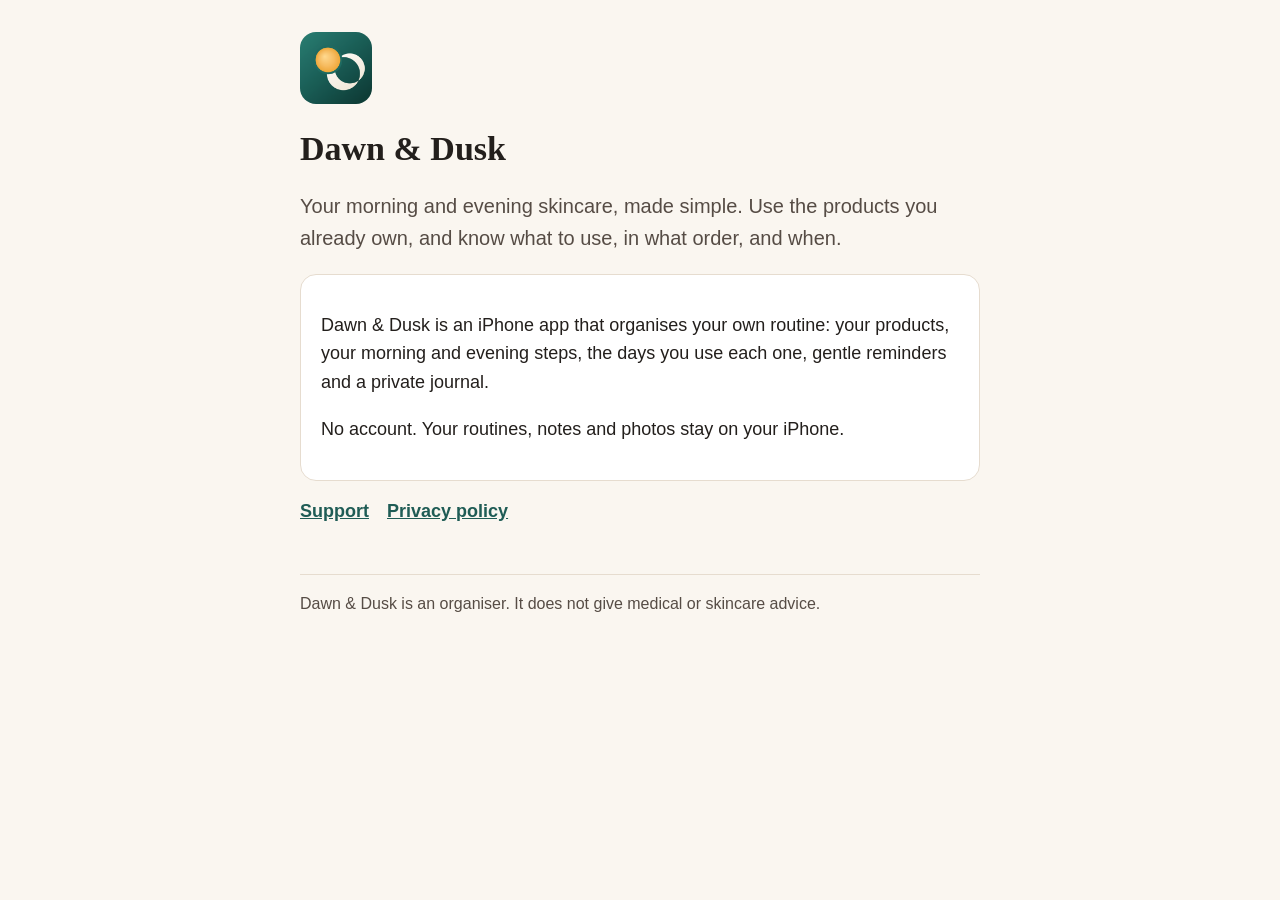
<file: index.html>
<!doctype html>
<html lang="en"><head><meta charset="utf-8"><meta name="viewport" content="width=device-width, initial-scale=1">
<title>Dawn &amp; Dusk — your skincare routine, made simple</title><link rel="stylesheet" href="style.css"></head>
<body><main>
<img class="icon" src="icon.png" alt="">
<h1>Dawn &amp; Dusk</h1>
<p class="lead">Your morning and evening skincare, made simple. Use the products you already own, and know what to use, in what order, and when.</p>
<div class="card">
<p>Dawn &amp; Dusk is an iPhone app that organises your own routine: your products, your morning and evening steps, the days you use each one, gentle reminders and a private journal.</p>
<p>No account. Your routines, notes and photos stay on your iPhone.</p>
</div>
<nav><a href="support.html">Support</a><a href="privacy.html">Privacy policy</a></nav>
<footer>Dawn &amp; Dusk is an organiser. It does not give medical or skincare advice.</footer>
</main></body></html>
</file>
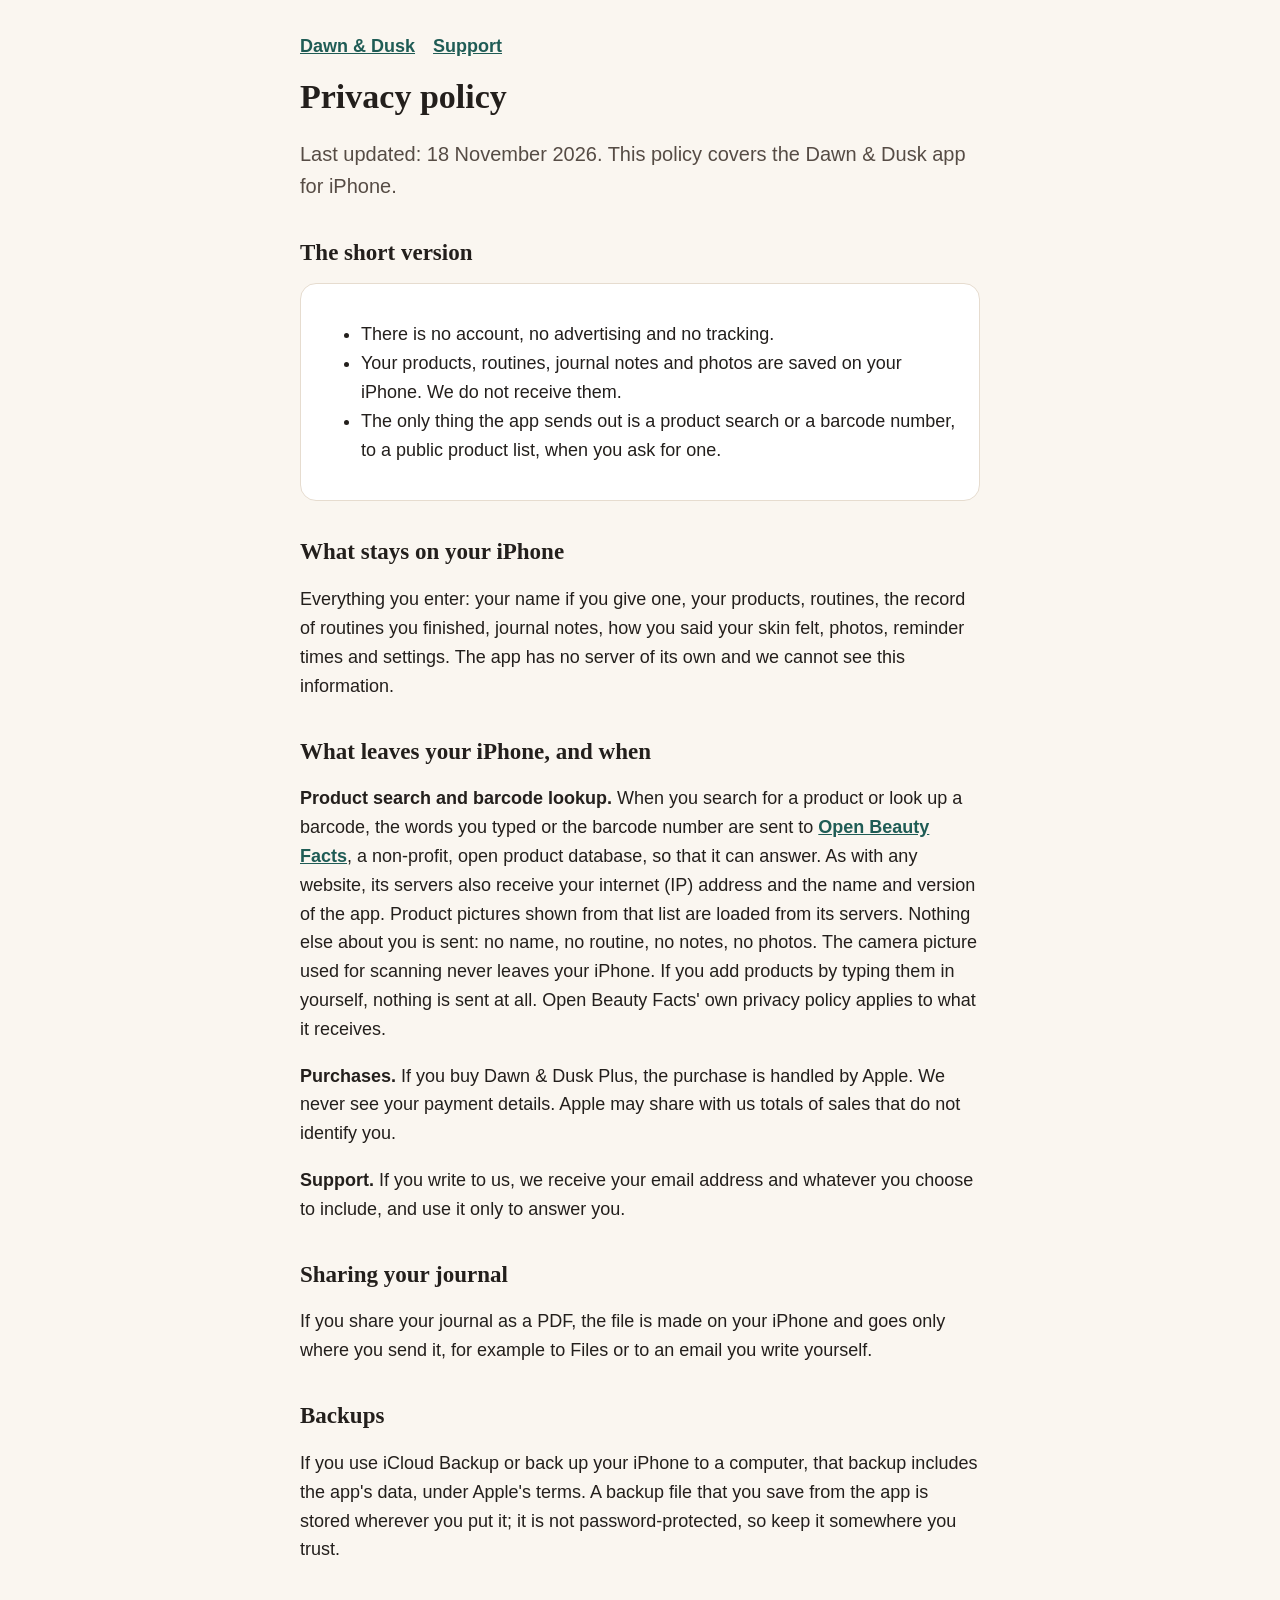
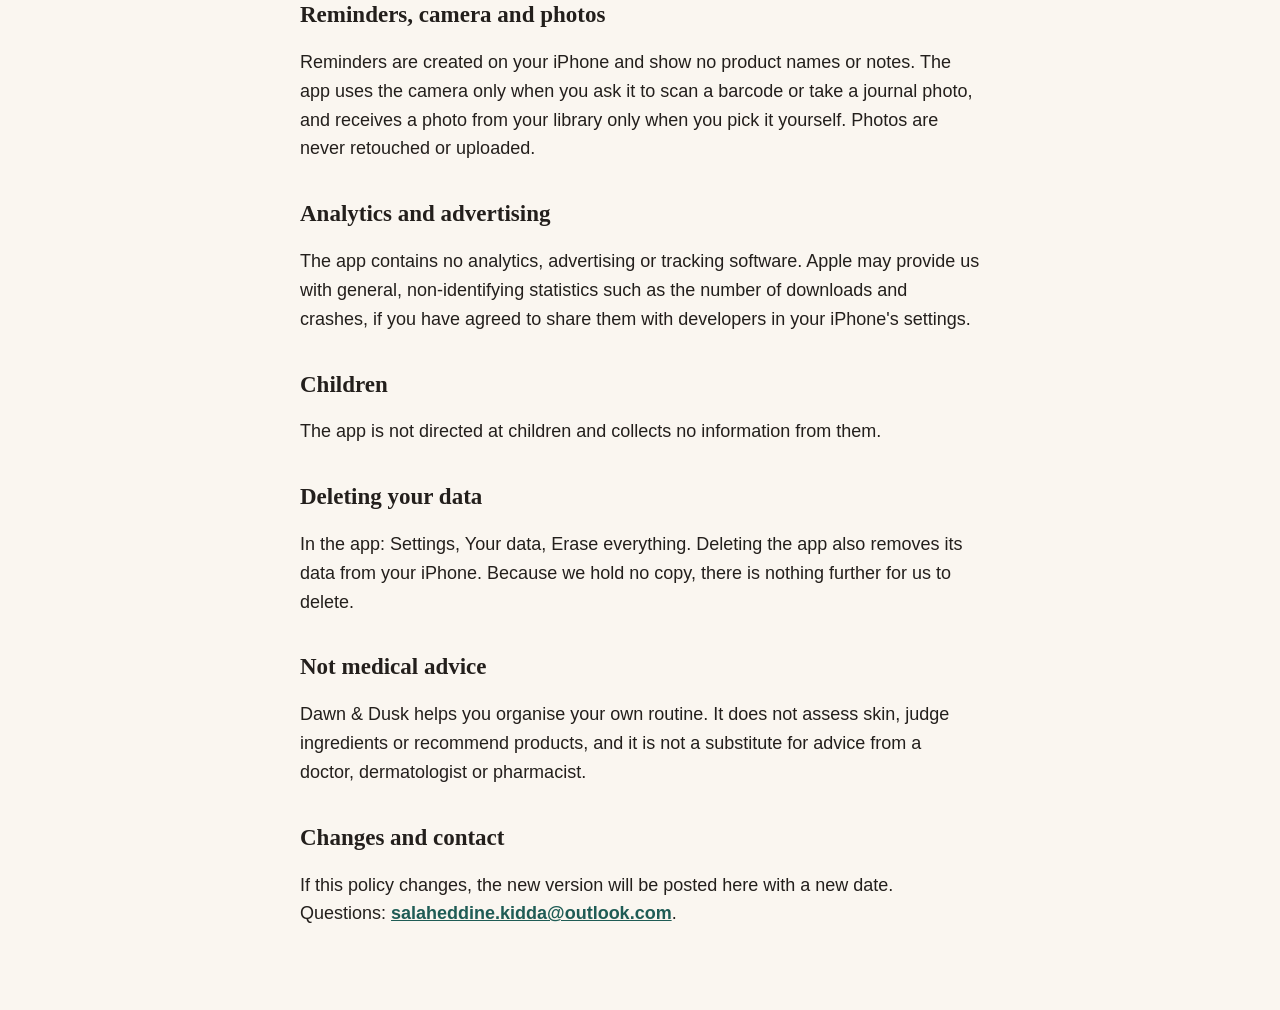
<file: privacy.html>
<!doctype html>
<html lang="en"><head><meta charset="utf-8"><meta name="viewport" content="width=device-width, initial-scale=1">
<title>Dawn &amp; Dusk — Privacy policy</title><link rel="stylesheet" href="style.css"></head>
<body><main>
<nav><a href="index.html">Dawn &amp; Dusk</a><a href="support.html">Support</a></nav>
<h1>Privacy policy</h1>
<p class="lead">Last updated: 18 November 2026. This policy covers the Dawn &amp; Dusk app for iPhone.</p>

<h2>The short version</h2>
<div class="card"><ul>
<li>There is no account, no advertising and no tracking.</li>
<li>Your products, routines, journal notes and photos are saved on your iPhone. We do not receive them.</li>
<li>The only thing the app sends out is a product search or a barcode number, to a public product list, when you ask for one.</li>
</ul></div>

<h2>What stays on your iPhone</h2>
<p>Everything you enter: your name if you give one, your products, routines, the record of routines you finished, journal notes, how you said your skin felt, photos, reminder times and settings. The app has no server of its own and we cannot see this information.</p>

<h2>What leaves your iPhone, and when</h2>
<p><strong>Product search and barcode lookup.</strong> When you search for a product or look up a barcode, the words you typed or the barcode number are sent to <a href="https://world.openbeautyfacts.org">Open Beauty Facts</a>, a non-profit, open product database, so that it can answer. As with any website, its servers also receive your internet (IP) address and the name and version of the app. Product pictures shown from that list are loaded from its servers. Nothing else about you is sent: no name, no routine, no notes, no photos. The camera picture used for scanning never leaves your iPhone. If you add products by typing them in yourself, nothing is sent at all. Open Beauty Facts' own privacy policy applies to what it receives.</p>
<p><strong>Purchases.</strong> If you buy Dawn &amp; Dusk Plus, the purchase is handled by Apple. We never see your payment details. Apple may share with us totals of sales that do not identify you.</p>
<p><strong>Support.</strong> If you write to us, we receive your email address and whatever you choose to include, and use it only to answer you.</p>

<h2>Sharing your journal</h2>
<p>If you share your journal as a PDF, the file is made on your iPhone and goes only where you send it, for example to Files or to an email you write yourself.</p>

<h2>Backups</h2>
<p>If you use iCloud Backup or back up your iPhone to a computer, that backup includes the app's data, under Apple's terms. A backup file that you save from the app is stored wherever you put it; it is not password-protected, so keep it somewhere you trust.</p>

<h2>Reminders, camera and photos</h2>
<p>Reminders are created on your iPhone and show no product names or notes. The app uses the camera only when you ask it to scan a barcode or take a journal photo, and receives a photo from your library only when you pick it yourself. Photos are never retouched or uploaded.</p>

<h2>Analytics and advertising</h2>
<p>The app contains no analytics, advertising or tracking software. Apple may provide us with general, non-identifying statistics such as the number of downloads and crashes, if you have agreed to share them with developers in your iPhone's settings.</p>

<h2>Children</h2>
<p>The app is not directed at children and collects no information from them.</p>

<h2>Deleting your data</h2>
<p>In the app: Settings, Your data, Erase everything. Deleting the app also removes its data from your iPhone. Because we hold no copy, there is nothing further for us to delete.</p>

<h2>Not medical advice</h2>
<p>Dawn &amp; Dusk helps you organise your own routine. It does not assess skin, judge ingredients or recommend products, and it is not a substitute for advice from a doctor, dermatologist or pharmacist.</p>

<h2>Changes and contact</h2>
<p>If this policy changes, the new version will be posted here with a new date. Questions: <a href="mailto:salaheddine.kidda@outlook.com">salaheddine.kidda@outlook.com</a>.</p>
</main></body></html>
</file>
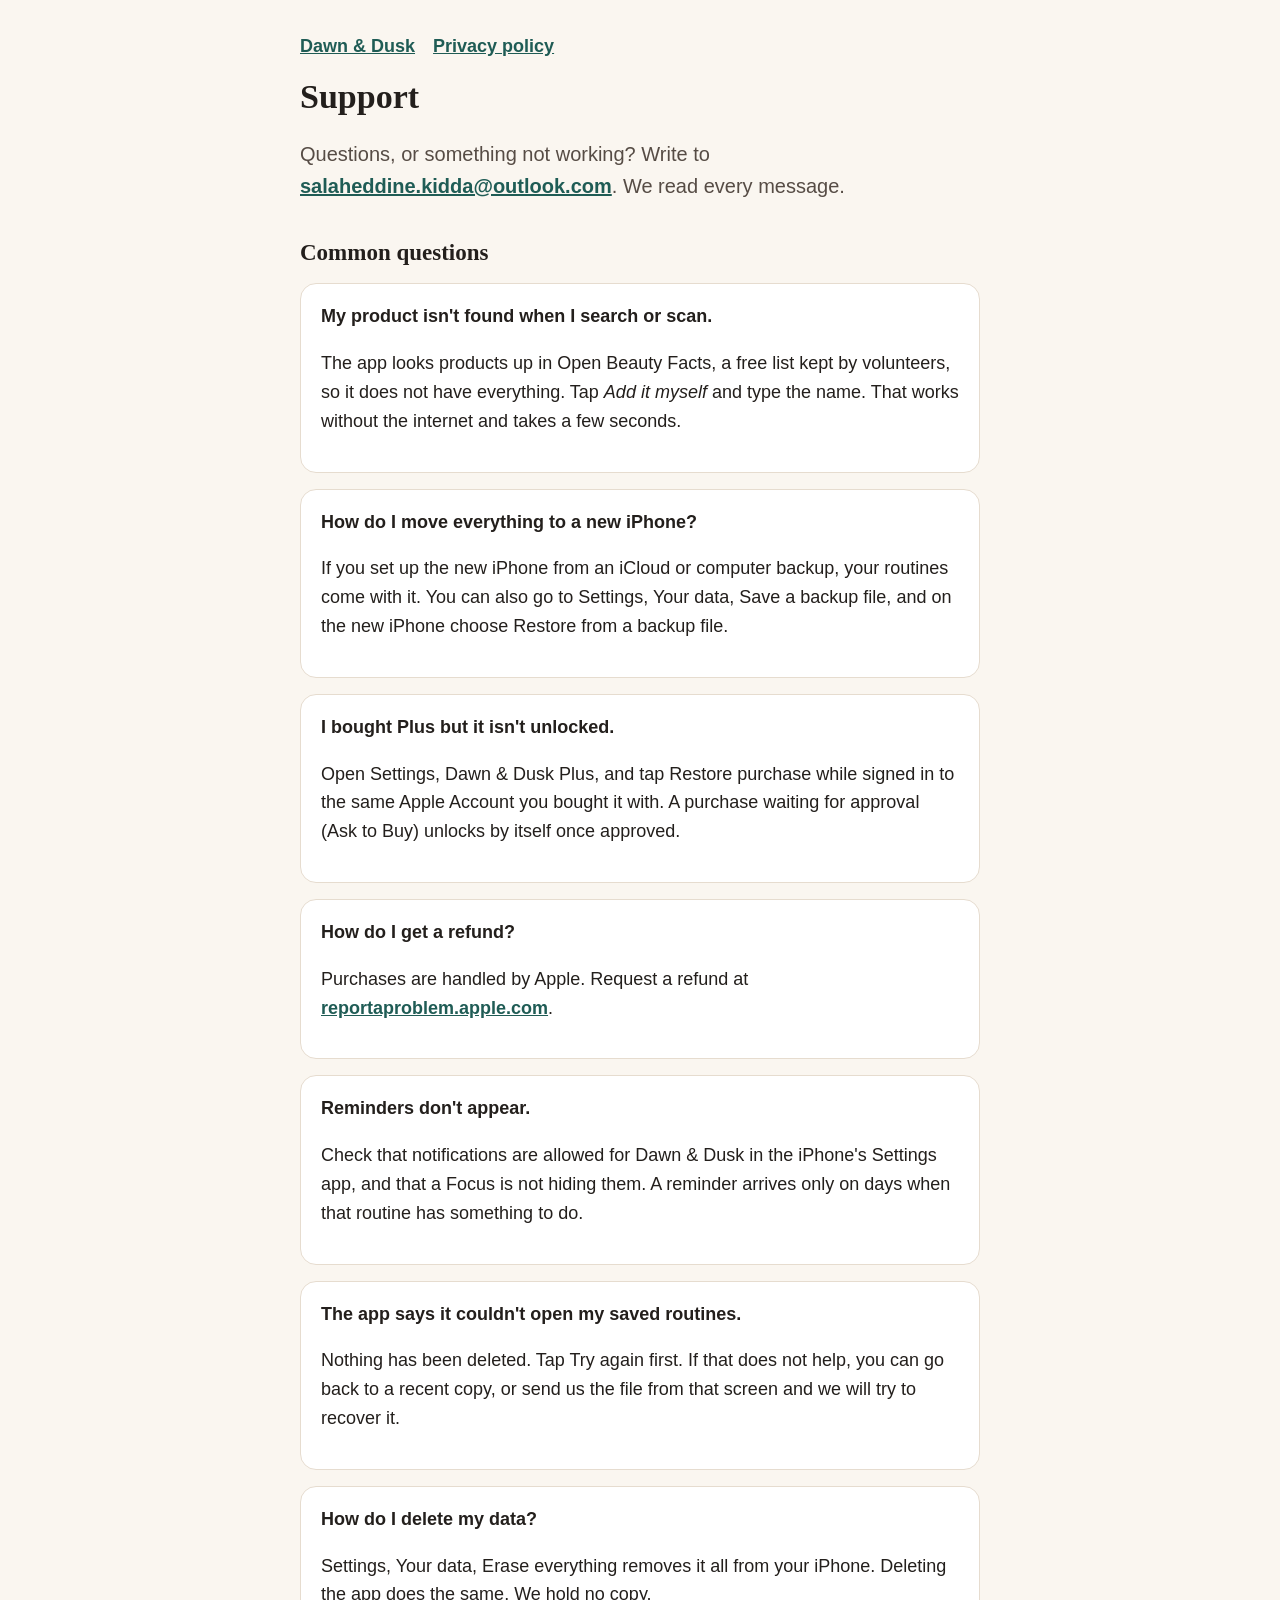
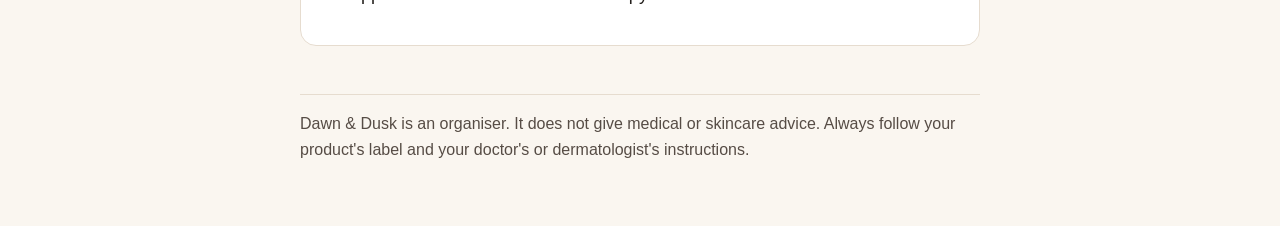
<file: support.html>
<!doctype html>
<html lang="en"><head><meta charset="utf-8"><meta name="viewport" content="width=device-width, initial-scale=1">
<title>Dawn &amp; Dusk — Support</title><link rel="stylesheet" href="style.css"></head>
<body><main>
<nav><a href="index.html">Dawn &amp; Dusk</a><a href="privacy.html">Privacy policy</a></nav>
<h1>Support</h1>
<p class="lead">Questions, or something not working? Write to <a href="mailto:salaheddine.kidda@outlook.com">salaheddine.kidda@outlook.com</a>. We read every message.</p>

<h2>Common questions</h2>
<div class="card"><strong>My product isn't found when I search or scan.</strong>
<p>The app looks products up in Open Beauty Facts, a free list kept by volunteers, so it does not have everything. Tap <em>Add it myself</em> and type the name. That works without the internet and takes a few seconds.</p></div>
<div class="card"><strong>How do I move everything to a new iPhone?</strong>
<p>If you set up the new iPhone from an iCloud or computer backup, your routines come with it. You can also go to Settings, Your data, Save a backup file, and on the new iPhone choose Restore from a backup file.</p></div>
<div class="card"><strong>I bought Plus but it isn't unlocked.</strong>
<p>Open Settings, Dawn &amp; Dusk Plus, and tap Restore purchase while signed in to the same Apple Account you bought it with. A purchase waiting for approval (Ask to Buy) unlocks by itself once approved.</p></div>
<div class="card"><strong>How do I get a refund?</strong>
<p>Purchases are handled by Apple. Request a refund at <a href="https://reportaproblem.apple.com">reportaproblem.apple.com</a>.</p></div>
<div class="card"><strong>Reminders don't appear.</strong>
<p>Check that notifications are allowed for Dawn &amp; Dusk in the iPhone's Settings app, and that a Focus is not hiding them. A reminder arrives only on days when that routine has something to do.</p></div>
<div class="card"><strong>The app says it couldn't open my saved routines.</strong>
<p>Nothing has been deleted. Tap Try again first. If that does not help, you can go back to a recent copy, or send us the file from that screen and we will try to recover it.</p></div>
<div class="card"><strong>How do I delete my data?</strong>
<p>Settings, Your data, Erase everything removes it all from your iPhone. Deleting the app does the same. We hold no copy.</p></div>

<footer>Dawn &amp; Dusk is an organiser. It does not give medical or skincare advice. Always follow your product's label and your doctor's or dermatologist's instructions.</footer>
</main></body></html>
</file>
<file: style.css>
:root { --page:#FAF6F0; --ink:#231F1C; --soft:#564C45; --green:#1F5C55; --line:#E6DCCF; --card:#FFFFFF; }
* { box-sizing: border-box; }
body { margin:0; background:var(--page); color:var(--ink); font:18px/1.6 -apple-system, BlinkMacSystemFont, "Segoe UI", Roboto, Helvetica, Arial, sans-serif; }
main { max-width:720px; margin:0 auto; padding:32px 20px 64px; }
h1 { font:600 34px/1.2 "New York", "Iowan Old Style", Georgia, serif; margin:16px 0 8px; }
h2 { font:600 23px/1.3 "New York", "Iowan Old Style", Georgia, serif; margin:36px 0 8px; }
p, li { color:var(--ink); }
.lead { color:var(--soft); font-size:20px; }
.card { background:var(--card); border:1px solid var(--line); border-radius:16px; padding:18px 20px; margin:16px 0; }
a { color:var(--green); font-weight:600; }
nav a { margin-right:18px; }
footer { color:var(--soft); font-size:16px; margin-top:48px; border-top:1px solid var(--line); padding-top:16px; }
.icon { width:72px; height:72px; border-radius:16px; }
</file>
